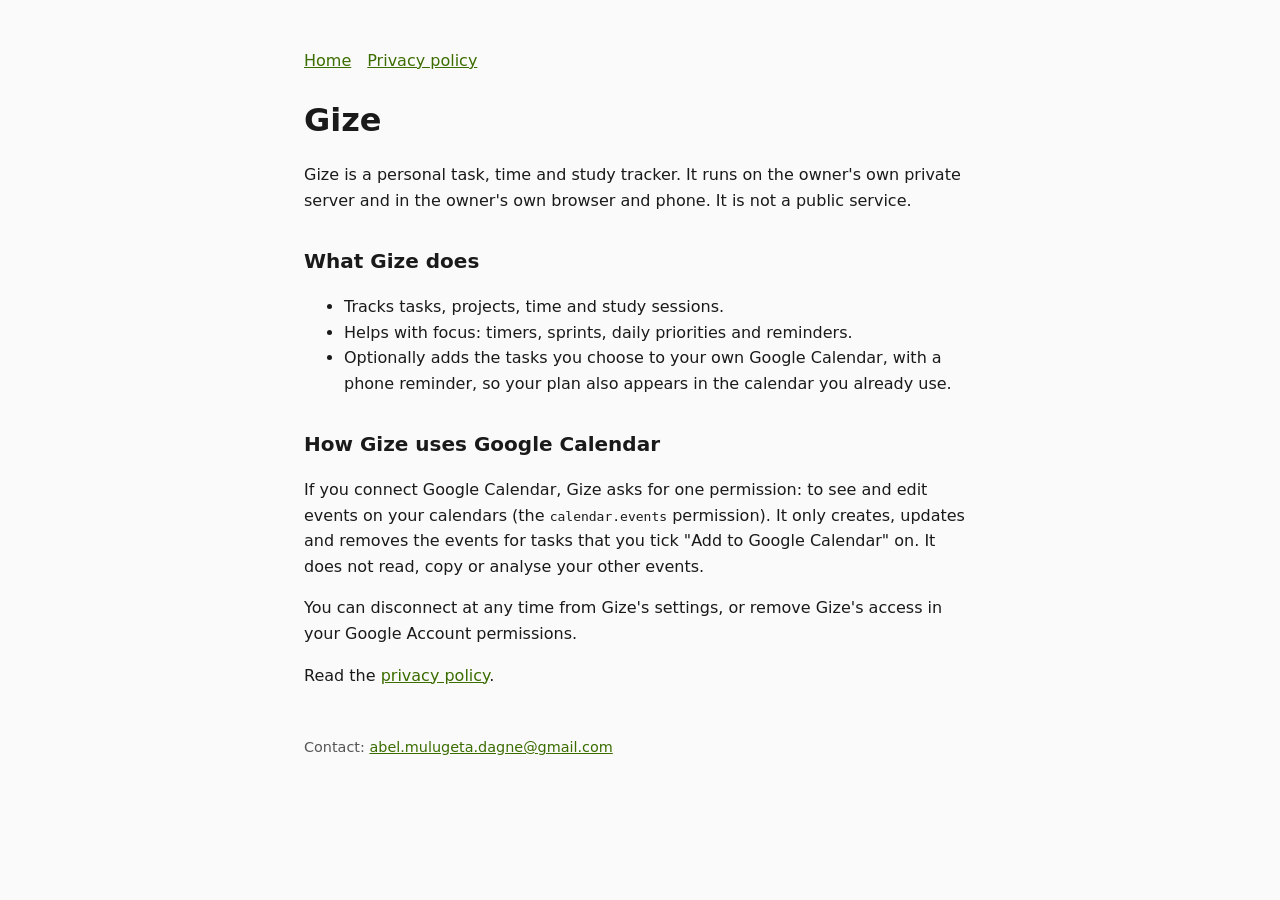
<file: index.html>
<!doctype html>
<html lang="en">
<head>
  <meta charset="utf-8">
  <meta name="viewport" content="width=device-width, initial-scale=1">
  <title>Gize: a personal task and time tracker</title>
  <meta name="description" content="Gize is a personal task, time and study tracker that can add the tasks you choose to your own Google Calendar.">
  <link rel="stylesheet" href="style.css">
</head>
<body>
  <nav><a href="index.html">Home</a><a href="privacy.html">Privacy policy</a></nav>
  <h1>Gize</h1>
  <p>Gize is a personal task, time and study tracker. It runs on the owner's own private server and in the owner's own browser and phone. It is not a public service.</p>

  <h2>What Gize does</h2>
  <ul>
    <li>Tracks tasks, projects, time and study sessions.</li>
    <li>Helps with focus: timers, sprints, daily priorities and reminders.</li>
    <li>Optionally adds the tasks you choose to your own Google Calendar, with a phone reminder, so your plan also appears in the calendar you already use.</li>
  </ul>

  <h2>How Gize uses Google Calendar</h2>
  <p>If you connect Google Calendar, Gize asks for one permission: to see and edit events on your calendars (the <code>calendar.events</code> permission). It only creates, updates and removes the events for tasks that you tick "Add to Google Calendar" on. It does not read, copy or analyse your other events.</p>
  <p>You can disconnect at any time from Gize's settings, or remove Gize's access in your Google Account permissions.</p>

  <p>Read the <a href="privacy.html">privacy policy</a>.</p>

  <footer>Contact: <a href="mailto:abel.mulugeta.dagne@gmail.com">abel.mulugeta.dagne@gmail.com</a></footer>
</body>
</html>
</file>
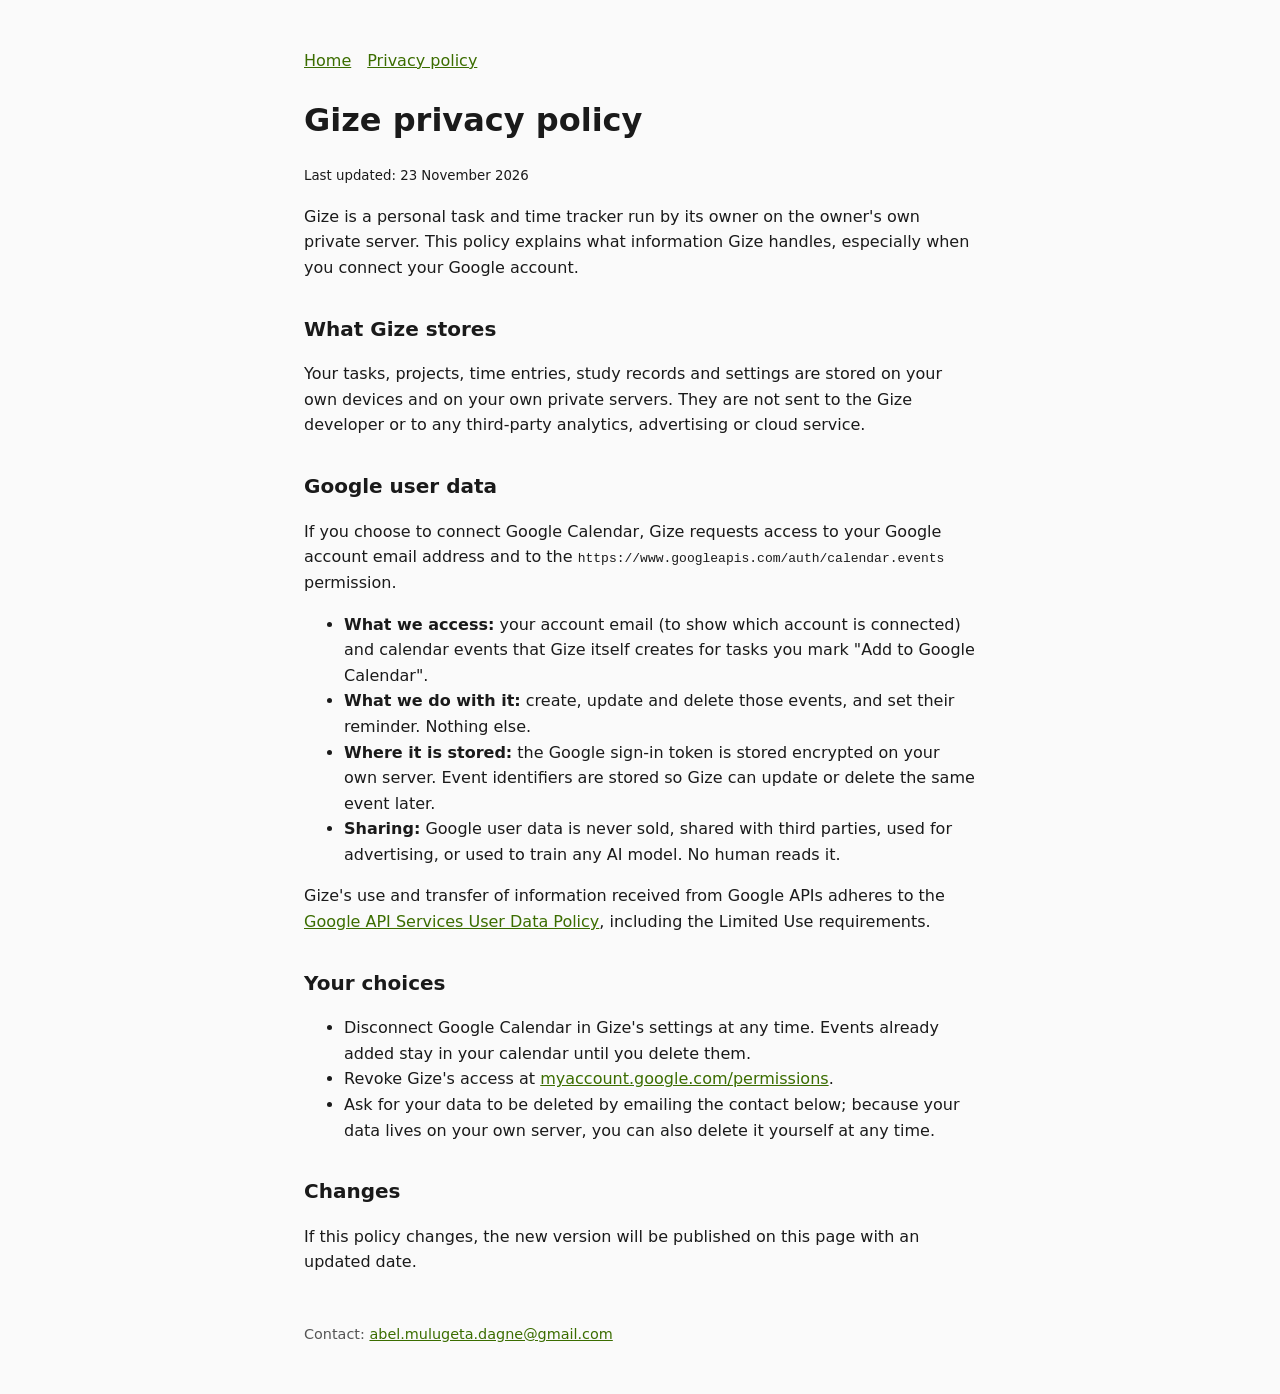
<file: privacy.html>
<!doctype html>
<html lang="en">
<head>
  <meta charset="utf-8">
  <meta name="viewport" content="width=device-width, initial-scale=1">
  <title>Gize privacy policy</title>
  <meta name="description" content="How Gize handles your information, including Google Calendar data.">
  <link rel="stylesheet" href="style.css">
</head>
<body>
  <nav><a href="index.html">Home</a><a href="privacy.html">Privacy policy</a></nav>
  <h1>Gize privacy policy</h1>
  <p><small>Last updated: 23 November 2026</small></p>

  <p>Gize is a personal task and time tracker run by its owner on the owner's own private server. This policy explains what information Gize handles, especially when you connect your Google account.</p>

  <h2>What Gize stores</h2>
  <p>Your tasks, projects, time entries, study records and settings are stored on your own devices and on your own private servers. They are not sent to the Gize developer or to any third-party analytics, advertising or cloud service.</p>

  <h2>Google user data</h2>
  <p>If you choose to connect Google Calendar, Gize requests access to your Google account email address and to the <code>https://www.googleapis.com/auth/calendar.events</code> permission.</p>
  <ul>
    <li><strong>What we access:</strong> your account email (to show which account is connected) and calendar events that Gize itself creates for tasks you mark "Add to Google Calendar".</li>
    <li><strong>What we do with it:</strong> create, update and delete those events, and set their reminder. Nothing else.</li>
    <li><strong>Where it is stored:</strong> the Google sign-in token is stored encrypted on your own server. Event identifiers are stored so Gize can update or delete the same event later.</li>
    <li><strong>Sharing:</strong> Google user data is never sold, shared with third parties, used for advertising, or used to train any AI model. No human reads it.</li>
  </ul>
  <p>Gize's use and transfer of information received from Google APIs adheres to the <a href="https://developers.google.com/terms/api-services-user-data-policy">Google API Services User Data Policy</a>, including the Limited Use requirements.</p>

  <h2>Your choices</h2>
  <ul>
    <li>Disconnect Google Calendar in Gize's settings at any time. Events already added stay in your calendar until you delete them.</li>
    <li>Revoke Gize's access at <a href="https://myaccount.google.com/permissions">myaccount.google.com/permissions</a>.</li>
    <li>Ask for your data to be deleted by emailing the contact below; because your data lives on your own server, you can also delete it yourself at any time.</li>
  </ul>

  <h2>Changes</h2>
  <p>If this policy changes, the new version will be published on this page with an updated date.</p>

  <footer>Contact: <a href="mailto:abel.mulugeta.dagne@gmail.com">abel.mulugeta.dagne@gmail.com</a></footer>
</body>
</html>
</file>
<file: style.css>
body { font-family: system-ui, -apple-system, "Segoe UI", Roboto, sans-serif; max-width: 42rem; margin: 3rem auto; padding: 0 1.25rem; line-height: 1.6; color: #1a1a1a; background: #fafafa; }
h1 { font-size: 2rem; margin-bottom: 0.25rem; }
h2 { margin-top: 2rem; font-size: 1.25rem; }
a { color: #3b6d00; }
nav a { margin-right: 1rem; }
footer { margin-top: 3rem; font-size: 0.9rem; color: #555; }
</file>
